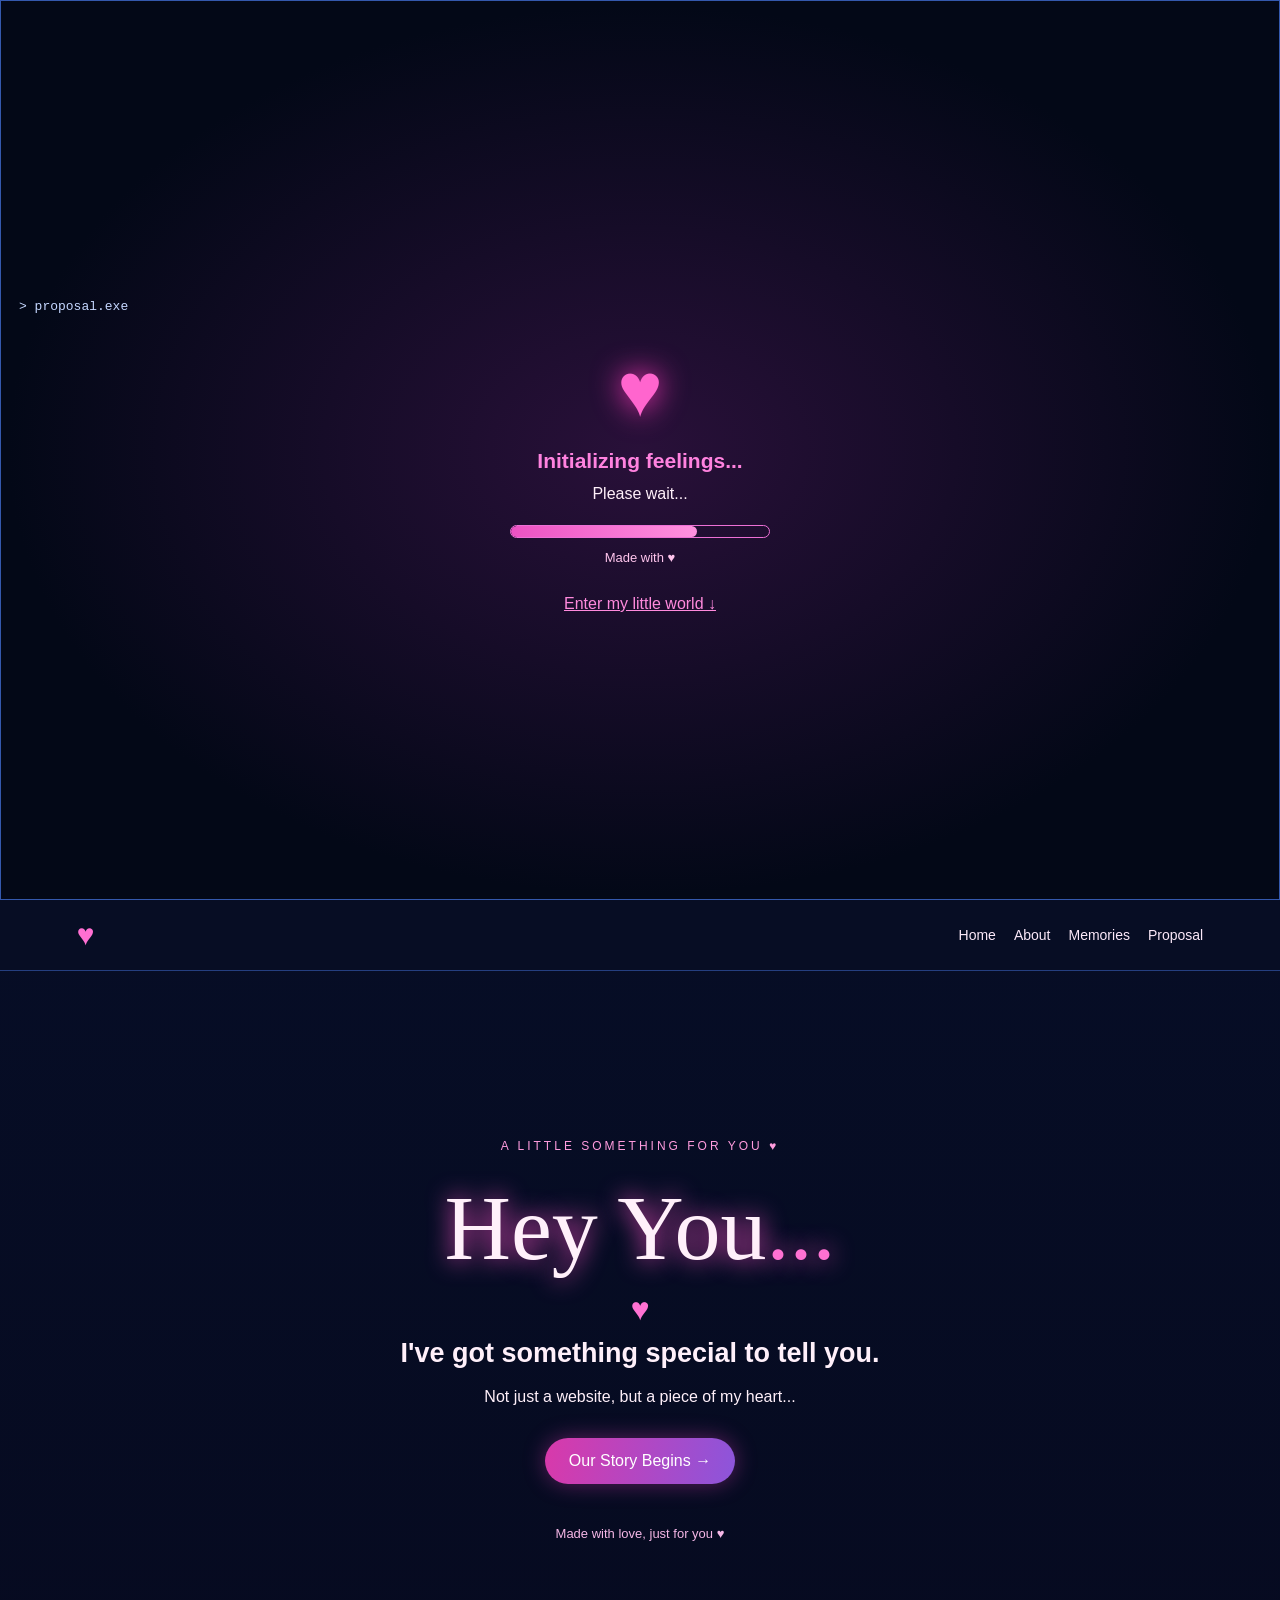
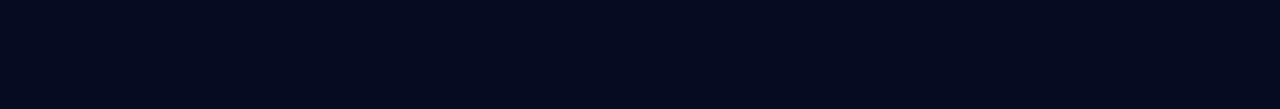
<file: nothing/index.html>
<!DOCTYPE html>
<html lang="en">
<head>
  <meta charset="UTF-8">
  <meta name="viewport" content="width=device-width, initial-scale=1.0">
  <title>A Little Surprise for You ❤️</title>
  <link rel="stylesheet" href="style.css">
</head>
<body>
  <section class="loading-screen">
    <p class="terminal">&gt; proposal.exe</p>
    <div class="loading-heart">♥</div>
    <h2>Initializing feelings...</h2>
    <p>Please wait...</p>
    <div class="progress"><span></span></div>
    <p class="percent">Made with ♥</p>
    <a class="continue" href="#home">Enter my little world ↓</a>
  </section>

  <header class="navbar">
    <a class="logo" href="#home">♥</a>
    <nav>
      <a href="#home">Home</a>
      <a href="about.html">About</a>
      <a href="memories.html">Memories</a>
      <a href="proposal.html">Proposal</a>
    </nav>
  </header>

  <main id="home" class="hero">
    <div class="hero-content">
      <p class="eyebrow">A LITTLE SOMETHING FOR YOU ♥</p>
      <h1>Hey You<span>...</span></h1>
      <div class="small-heart">♥</div>
      <h2>I've got something special to tell you.</h2>
      <p>Not just a website, but a piece of my heart...</p>
      
<a href="about.html" class="main-button">
  Our Story Begins →
</a>

      <p class="scroll-text">Made with love, just for you ♥</p>
    </div>
  </main>
</body>
</html>
</file>
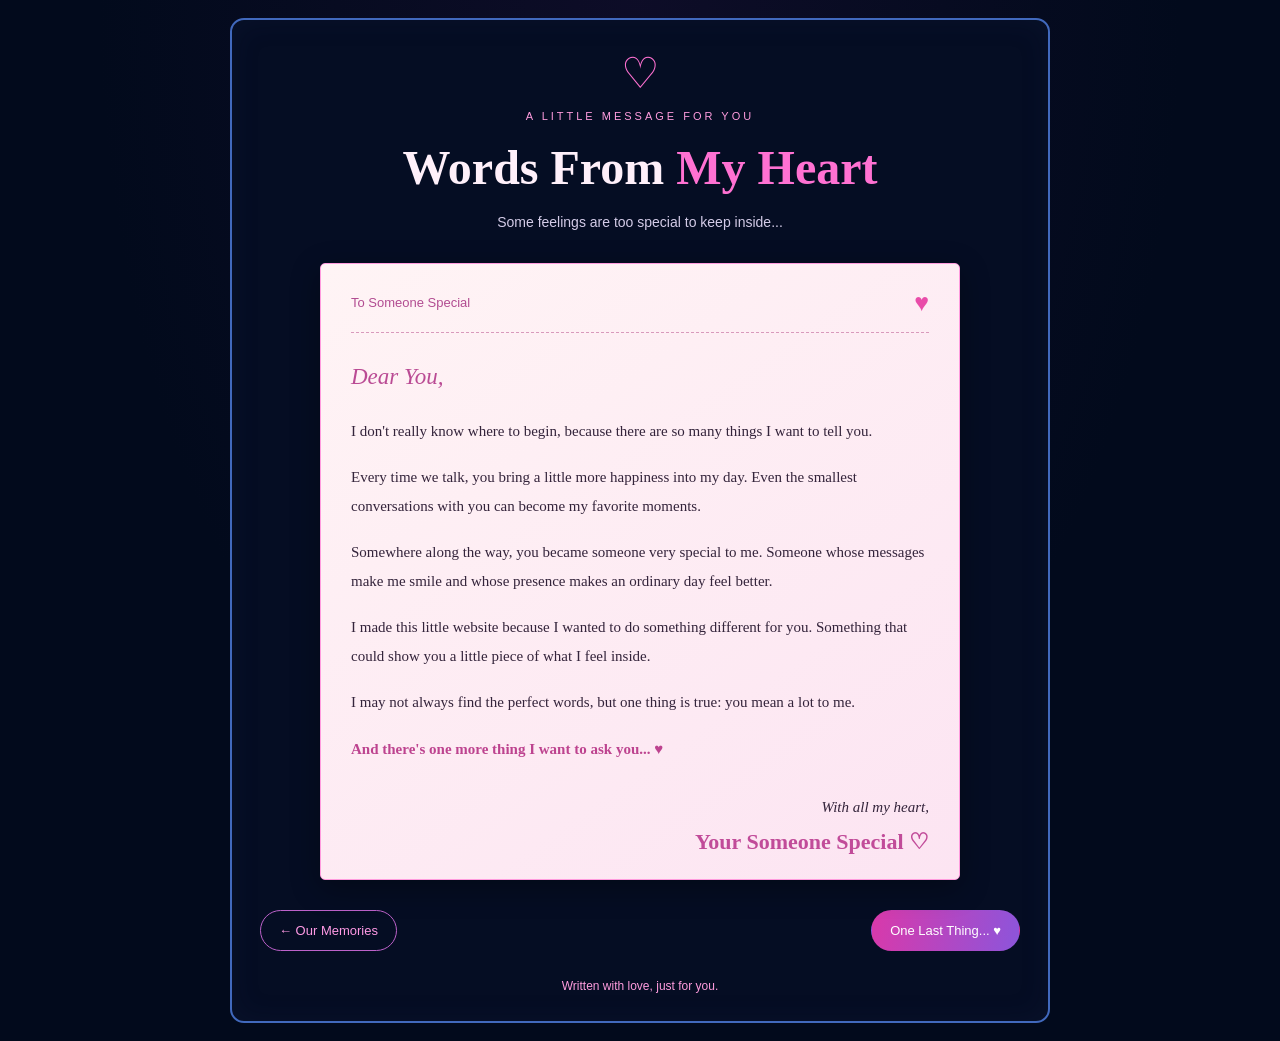
<file: nothing/letter.html>
<!DOCTYPE html>
<html lang="en">
<head>
    <meta charset="UTF-8">
    <meta name="viewport" content="width=device-width, initial-scale=1.0">
    <title>A Letter From My Heart ❤️</title>
    <link rel="stylesheet" href="style.css">
</head>

<body class="letter-body">

    <main class="letter-container">

        <header class="letter-heading">
            <span>♡</span>
            <p>A LITTLE MESSAGE FOR YOU</p>
            <h1>Words From <span>My Heart</span></h1>
            <p class="letter-subtitle">
                Some feelings are too special to keep inside...
            </p>
        </header>

        <section class="love-letter">

            <div class="letter-top">
                <span>To Someone Special</span>
                <span class="letter-heart">♥</span>
            </div>

            <div class="letter-content">

                <p class="dear">Dear You,</p>

                <p>
                    I don't really know where to begin,
                    because there are so many things I want
                    to tell you.
                </p>

                <p>
                    Every time we talk, you bring a little
                    more happiness into my day. Even the
                    smallest conversations with you can
                    become my favorite moments.
                </p>

                <p>
                    Somewhere along the way, you became
                    someone very special to me. Someone
                    whose messages make me smile and whose
                    presence makes an ordinary day feel better.
                </p>

                <p>
                    I made this little website because I
                    wanted to do something different for you.
                    Something that could show you a little
                    piece of what I feel inside.
                </p>

                <p>
                    I may not always find the perfect words,
                    but one thing is true: you mean a lot to me.
                </p>

                <p class="letter-question">
                    And there's one more thing
                    I want to ask you... ♥
                </p>

                <div class="letter-sign">
                    <p>With all my heart,</p>
                    <h2>Your Someone Special ♡</h2>
                </div>

            </div>

        </section>

        <div class="letter-navigation">
            <a href="memories.html" class="letter-button">
                ← Our Memories
            </a>

            <a href="proposal.html" class="letter-button letter-next">
                One Last Thing... ♥
            </a>
        </div>

        <p class="letter-footer">
            Written with love, just for you.
        </p>

    </main>

</body>
</html>
</file>
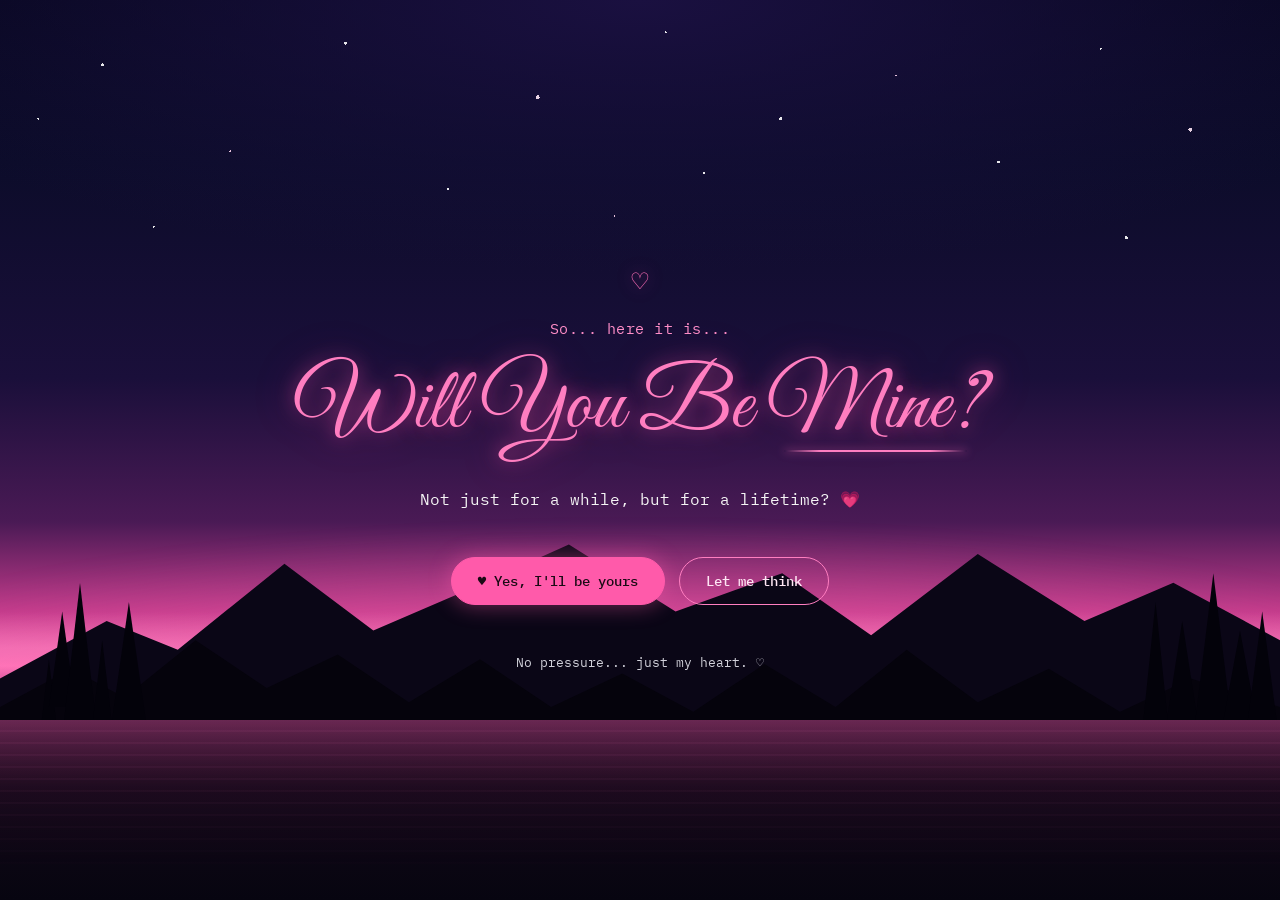
<file: nothing/proposal.html>
<!DOCTYPE html>
<html lang="en">
<head>
    <meta charset="UTF-8">
    <meta name="viewport" content="width=device-width, initial-scale=1.0">
    <title>One Question For You ❤️</title>
    <link rel="preconnect" href="https://fonts.googleapis.com">
    <link rel="preconnect" href="https://fonts.gstatic.com" crossorigin>
    <link href="https://fonts.googleapis.com/css2?family=Great+Vibes&family=IBM+Plex+Mono:wght@400;500&display=swap" rel="stylesheet">
    <link rel="stylesheet" href="style.css">
</head>
<body class="proposal-body">

    <div class="proposal-sky" aria-hidden="true">
        <div class="proposal-stars"></div>
        <div class="proposal-glow"></div>
        <div class="proposal-horizon"></div>
        <svg class="proposal-silhouette" viewBox="0 0 1440 320" preserveAspectRatio="none">
            <path fill="#0a0616" d="M0 220 L120 160 L200 190 L320 100 L420 170 L520 130 L640 80 L760 150 L880 110 L980 175 L1100 90 L1220 160 L1320 120 L1440 180 L1440 320 L0 320 Z"/>
            <path fill="#05030c" d="M0 250 L80 210 L140 240 L220 180 L300 230 L380 195 L460 245 L540 200 L620 250 L700 215 L780 255 L860 205 L940 250 L1020 190 L1100 245 L1180 210 L1260 255 L1340 220 L1440 250 L1440 320 L0 320 Z"/>
            <!-- left pines -->
            <polygon fill="#03020a" points="40,320 55,200 70,320"/>
            <polygon fill="#03020a" points="55,250 70,150 85,250"/>
            <polygon fill="#03020a" points="70,280 90,120 110,280"/>
            <polygon fill="#03020a" points="100,300 115,180 130,300"/>
            <polygon fill="#03020a" points="125,270 145,140 165,270"/>
            <!-- right pines -->
            <polygon fill="#03020a" points="1280,320 1300,140 1320,320"/>
            <polygon fill="#03020a" points="1310,280 1330,160 1350,280"/>
            <polygon fill="#03020a" points="1340,300 1365,110 1390,300"/>
            <polygon fill="#03020a" points="1375,270 1395,170 1415,270"/>
            <polygon fill="#03020a" points="1400,290 1420,150 1440,290"/>
        </svg>
        <div class="proposal-water"></div>
        <div class="proposal-reflection"></div>
    </div>

    <main class="proposal-container">

        <div class="proposal-heart">♡</div>

        <p class="proposal-small">So... here it is...</p>

        <h1 class="proposal-title">
            Will You Be <span>Mine?</span>
        </h1>

        <p class="proposal-question">
            Not just for a while, but for a lifetime? 💗
        </p>

        <div class="proposal-buttons">
            <a href="yes.html" class="proposal-btn yes-btn">
                ♥ Yes, I'll be yours
            </a>

            <a href="think.html" class="proposal-btn think-btn">
                Let me think
            </a>
        </div>

        <p class="proposal-footer">
            No pressure... just my heart. ♡
        </p>

    </main>

</body>
</html>
</file>
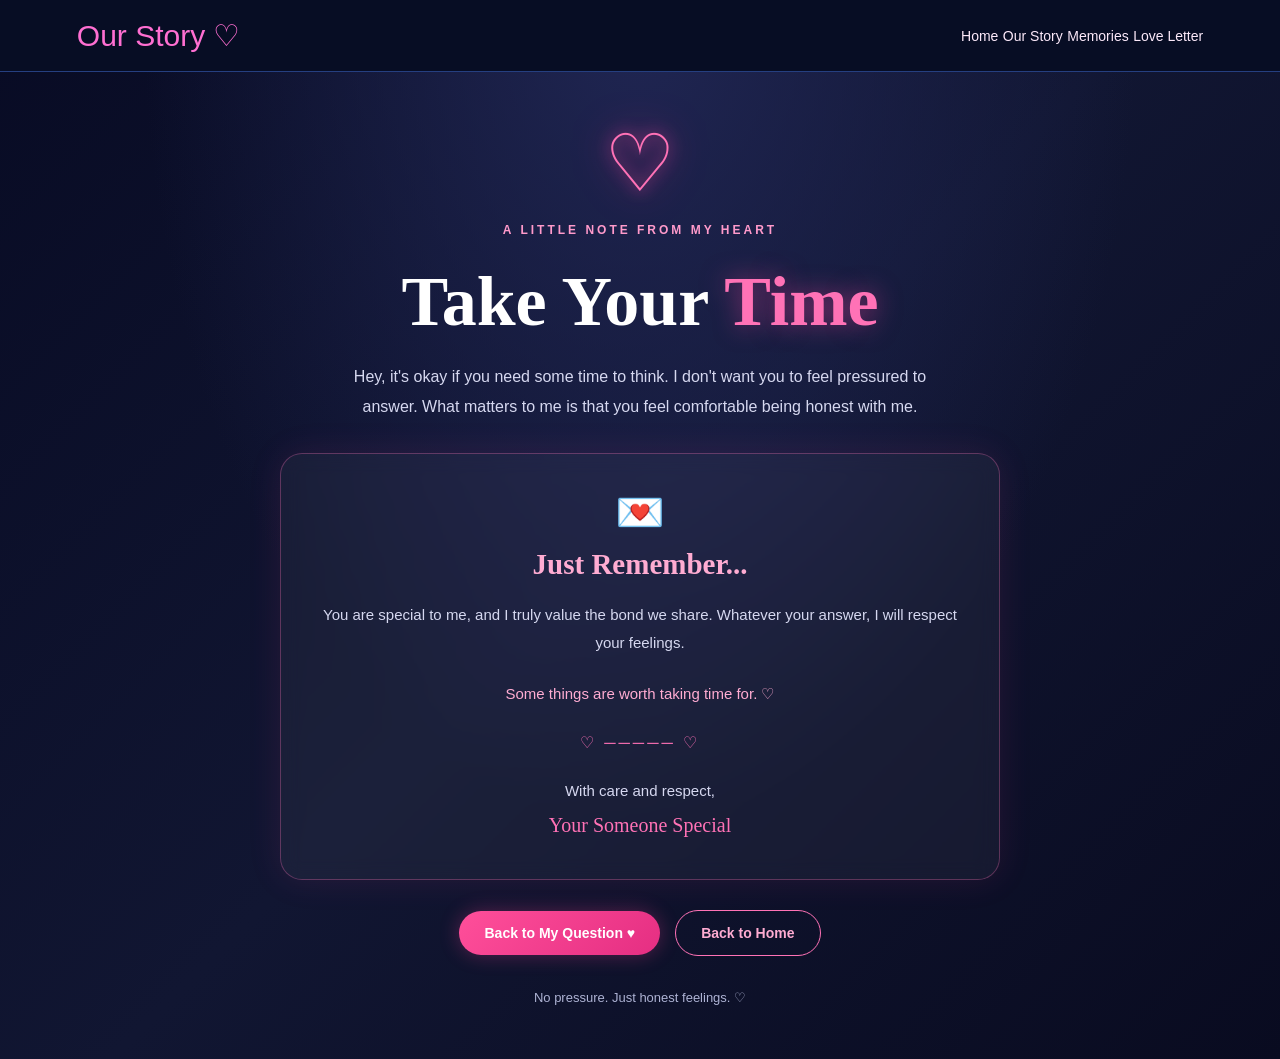
<file: nothing/think.html>
<!DOCTYPE html>
<html lang="en">
<head>
    <meta charset="UTF-8">
    <meta name="viewport" content="width=device-width, initial-scale=1.0">
    <title>Take Your Time ♡</title>
    <link rel="stylesheet" href="style.css">
</head>
<body class="think-body">

    <nav class="navbar">
        <a href="index.html" class="logo">Our Story ♡</a>

        <div class="nav-links">
            <a href="index.html">Home</a>
            <a href="about.html">Our Story</a>
            <a href="memories.html">Memories</a>
            <a href="letter.html">Love Letter</a>
        </div>
    </nav>

    <main class="think-container">

        <div class="think-heart">♡</div>

        <p class="think-small">A LITTLE NOTE FROM MY HEART</p>

        <h1 class="think-title">
            Take Your <span>Time</span>
        </h1>

        <p class="think-message">
            Hey, it's okay if you need some time to think.
            I don't want you to feel pressured to answer.
            What matters to me is that you feel comfortable
            being honest with me.
        </p>

        <div class="think-card">

            <div class="think-card-icon">💌</div>

            <h2>Just Remember...</h2>

            <p>
                You are special to me, and I truly value
                the bond we share. Whatever your answer,
                I will respect your feelings.
            </p>

            <p class="think-highlight">
                Some things are worth taking time for. ♡
            </p>

            <div class="think-divider">♡ ───── ♡</div>

            <p class="think-signature">
                With care and respect,<br>
                <span>Your Someone Special</span>
            </p>

        </div>

        <div class="think-buttons">

            <a href="proposal.html" class="think-main-btn">
                Back to My Question ♥
            </a>

            <a href="index.html" class="think-home-btn">
                Back to Home
            </a>

        </div>

        <p class="think-footer">
            No pressure. Just honest feelings. ♡
        </p>

    </main>

</body>
</html>
</file>
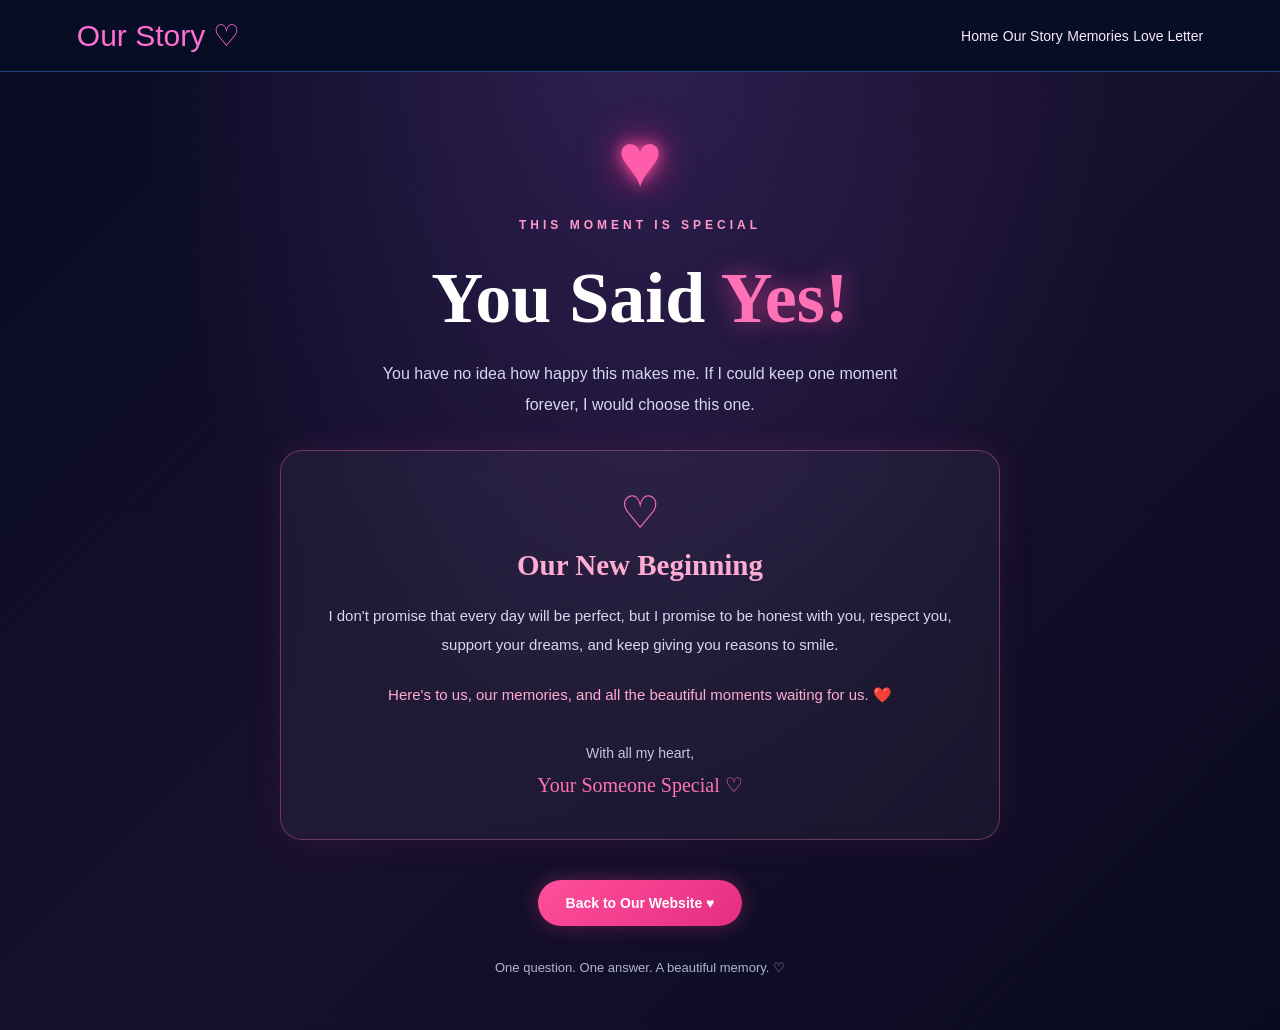
<file: nothing/yes.html>
<!DOCTYPE html>
<html lang="en">
<head>
    <meta charset="UTF-8">
    <meta name="viewport" content="width=device-width, initial-scale=1.0">
    <title>You Said Yes! ❤️</title>
    <link rel="stylesheet" href="style.css">
</head>
<body class="yes-body">

    <nav class="navbar">
        <a href="index.html" class="logo">Our Story ♡</a>

        <div class="nav-links">
            <a href="index.html">Home</a>
            <a href="about.html">Our Story</a>
            <a href="memories.html">Memories</a>
            <a href="letter.html">Love Letter</a>
        </div>
    </nav>

    <main class="yes-container">

        <div class="yes-heart">♥</div>

        <p class="yes-small">THIS MOMENT IS SPECIAL</p>

        <h1 class="yes-title">
            You Said <span>Yes!</span>
        </h1>

        <p class="yes-message">
            You have no idea how happy this makes me.
            If I could keep one moment forever,
            I would choose this one.
        </p>

        <div class="yes-card">
            <div class="yes-card-heart">♡</div>

            <h2>Our New Beginning</h2>

            <p>
                I don't promise that every day will be perfect,
                but I promise to be honest with you, respect you,
                support your dreams, and keep giving you reasons
                to smile.
            </p>

            <p class="yes-highlight">
                Here's to us, our memories, and all the beautiful
                moments waiting for us. ❤️
            </p>

            <div class="yes-signature">
                With all my heart,<br>
                <span>Your Someone Special ♡</span>
            </div>
        </div>

        <a href="index.html" class="yes-home-btn">
            Back to Our Website ♥
        </a>

        <p class="yes-footer">
            One question. One answer. A beautiful memory. ♡
        </p>

    </main>

</body>
</html>
</file>
<file: nothing/style.css>
* {
  margin: 0;
  padding: 0;
  box-sizing: border-box;
}

html { scroll-behavior: smooth; }

body {
  background: #030b20;
  color: #fff0fa;
  font-family: Arial, sans-serif;
}

.loading-screen {
  min-height: 100svh;
  padding: 24px 18px;
  display: flex;
  flex-direction: column;
  align-items: center;
  justify-content: center;
  text-align: center;
  background: radial-gradient(ellipse, #291039, #030817 70%);
  border: 1px solid #3458ad;
}

.terminal {
  align-self: flex-start;
  color: #c5d7ff;
  font-family: monospace;
}

.loading-heart {
  color: #ff65ce;
  font-size: 76px;
  margin: 32px 0 16px;
  text-shadow: 0 0 30px #ff37bb;
  animation: pulse 1s infinite alternate;
}

.loading-screen h2 { color: #ff82df; font-size: 21px; }
.loading-screen p { margin-top: 12px; }

.progress {
  width: min(260px, 85%);
  height: 13px;
  border: 1px solid #ed70d6;
  border-radius: 30px;
  margin-top: 22px;
  overflow: hidden;
}

.progress span {
  display: block;
  height: 100%;
  width: 72%;
  background: linear-gradient(90deg, #ec52c3, #ff91df);
  border-radius: inherit;
  animation: load 3s ease-in-out infinite alternate;
}

.percent { color: #ffc5ed; font-size: 13px; }
.continue { margin-top: 30px; color: #ff8add; }

.navbar {
  display: flex;
  align-items: center;
  justify-content: space-between;
  gap: 14px;
  padding: 18px 6%;
  background: #070d24;
  border-bottom: 1px solid #253f80;
}

.logo { color: #ff6fd2; font-size: 30px; text-decoration: none; }

nav {
  display: flex;
  flex-wrap: wrap;
  justify-content: center;
  gap: 18px;
}

nav a {
  color: #fce9fa;
  text-decoration: none;
  font-size: 14px;
}

nav a:hover { color: #ff71d4; }

.hero {
  min-height: 82svh;
  display: grid;
  place-items: center;
  text-align: center;
  padding: 55px 20px;
  background:
    linear-gradient(180deg, #080e28aa, #080a20aa),
    url('https://images.unsplash.com/photo-1470770841072-f978cf4d019e?auto=format&fit=crop&w=1600&q=85')
    center/cover;
}

.hero-content { max-width: 720px; }

.eyebrow {
  color: #ff9cde;
  letter-spacing: 3px;
  font-size: 12px;
}

.hero h1 {
  margin-top: 22px;
  font-family: cursive;
  font-size: clamp(54px, 10vw, 92px);
  font-weight: 400;
  text-shadow: 0 0 25px #ff53c8;
}

.hero h1 span, .small-heart { color: #ff71d2; }
.small-heart { font-size: 32px; margin: 10px 0; }
.hero h2 { font-size: clamp(18px, 4vw, 27px); }

.hero-content > p:not(.eyebrow):not(.scroll-text) {
  margin-top: 14px;
  line-height: 1.7;
}

.main-button {
  display: inline-block;
  margin-top: 28px;
  padding: 14px 24px;
  border-radius: 30px;
  color: white;
  background: linear-gradient(100deg, #d939aa, #8c55db);
  text-decoration: none;
  box-shadow: 0 0 22px #db3cb766;
}

.scroll-text { margin-top: 42px; color: #f5b7e6; font-size: 13px; }

@keyframes pulse {
  from { transform: scale(1); }
  to { transform: scale(1.15); }
}

@keyframes load {
  from { width: 25%; }
  to { width: 100%; }
}

@media (max-width: 600px) {
  .navbar { flex-direction: column; padding: 12px 10px; }
  nav { gap: 12px; }
  nav a { font-size: 12px; }
  .loading-screen { min-height: 100svh; }
  .hero { min-height: 78svh; padding: 45px 16px; }
  .eyebrow { letter-spacing: 1.5px; font-size: 10px; }
  .hero h2 { line-height: 1.5; }
}





/* OUR STORY - REFERENCE DESIGN */

.about-body {
    min-height: 100vh;
    background: #020a1c;
    color: #f7f0ff;
    font-family: Arial, sans-serif;
    padding: 16px;
}

.about-container {
    position: relative;
    width: 100%;
    max-width: 950px;
    margin: 0 auto;
    padding: 22px;
    border: 2px solid #4169bd;
    border-radius: 13px;
    background:
        radial-gradient(ellipse at top right, #17103955, transparent 55%),
        #030b20;
    box-shadow: inset 0 0 20px #1d32731a;
}

.about-heading {
    display: flex;
    align-items: center;
    gap: 16px;
    margin-bottom: 24px;
}

.heading-heart {
    color: #ff70d6;
    font-size: 43px;
    line-height: 1;
}

.about-heading h1 {
    color: #ff83dd;
    font-size: clamp(25px, 4vw, 36px);
    margin: 0;
}

.about-heading h1 span {
    color: #ed72d2;
}

.sparkle {
    margin-left: auto;
    color: #e6b9ff;
    font-size: 34px;
}

.about-layout {
    display: grid;
    grid-template-columns: minmax(0, 1.7fr) minmax(180px, 0.8fr);
    gap: 26px;
    align-items: center;
}

.story-timeline {
    position: relative;
    padding-left: 12px;
}

.story-timeline::before {
    content: "";
    position: absolute;
    top: 26px;
    bottom: 28px;
    left: 31px;
    width: 2px;
    background: linear-gradient(
        to bottom,
        #ff8ae3,
        #bc5bcf,
        #ff8ae3
    );
}

.timeline-item {
    position: relative;
    display: grid;
    grid-template-columns: 64px minmax(0, 1fr);
    gap: 14px;
    align-items: start;
    margin-bottom: 25px;
}

.timeline-item:last-child {
    margin-bottom: 0;
}

.timeline-icon {
    position: relative;
    z-index: 1;
    display: grid;
    place-items: center;
    width: 48px;
    height: 48px;
    border: 2px solid #ff80de;
    border-radius: 50%;
    background: #090e29;
    color: #ff83dd;
    font-size: 23px;
    box-shadow: 0 0 10px #ff55d633;
}

.timeline-text h2 {
    margin: 3px 0 5px;
    color: #fff5ff;
    font-size: clamp(15px, 2vw, 19px);
}

.timeline-text p {
    margin: 5px 0;
    color: #e0def1;
    font-size: clamp(11px, 1.5vw, 14px);
    line-height: 1.65;
    overflow-wrap: anywhere;
}

.story-date {
    display: block;
    color: #ff82db;
    font-size: 12px;
    margin-bottom: 5px;
}

.pink-heart {
    color: #ff70d6;
}

.story-photo-area {
    position: relative;
    width: 100%;
    max-width: 245px;
    justify-self: center;
    transform: rotate(-5deg);
}

.story-photo-card {
    padding: 10px;
    background: #fff0df;
    color: #28233a;
    border-radius: 4px;
    box-shadow: 0 8px 24px #0008;
}

.story-photo-card img {
    display: block;
    width: 100%;
    aspect-ratio: 4 / 5;
    object-fit: cover;
    border: 3px solid white;
    margin-bottom: 12px;
}

.story-photo-card p {
    font-family: cursive;
    font-size: clamp(13px, 1.7vw, 17px);
    line-height: 1.4;
    margin: 4px 3px;
}

.story-photo-card p span {
    color: #ec48a8;
    font-size: 22px;
}

.photo-sparkle,
.photo-heart {
    position: absolute;
    color: #ff8add;
    font-size: 30px;
}

.photo-sparkle {
    top: -30px;
    right: -14px;
}

.photo-heart {
    bottom: -28px;
    right: -15px;
}

.about-navigation {
    display: flex;
    justify-content: space-between;
    gap: 12px;
    margin-top: 30px;
}

.about-navigation a {
    display: inline-block;
    color: #ff9ae5;
    border: 1px solid #bd62ca;
    padding: 10px 17px;
    border-radius: 25px;
    text-decoration: none;
    font-size: 13px;
    transition: 0.3s;
}

.about-navigation a:hover {
    background: #e84bb933;
    box-shadow: 0 0 14px #ff60ce33;
}

/* MOBILE VIEW */

@media (max-width: 600px) {
    .about-body {
        padding: 9px;
    }

    .about-container {
        padding: 15px 11px;
        border-radius: 10px;
    }

    .about-heading {
        gap: 10px;
        margin-bottom: 22px;
    }

    .heading-heart {
        font-size: 33px;
    }

    .sparkle {
        font-size: 25px;
    }

    .about-layout {
        grid-template-columns: minmax(0, 1fr);
        gap: 28px;
    }

    .story-timeline {
        padding-left: 0;
    }

    .story-timeline::before {
        left: 22px;
    }

    .timeline-item {
        grid-template-columns: 46px minmax(0, 1fr);
        gap: 10px;
        margin-bottom: 24px;
    }

    .timeline-icon {
        width: 43px;
        height: 43px;
        font-size: 20px;
    }

    .timeline-text h2 {
        font-size: 16px;
    }

    .timeline-text p {
        font-size: 12px;
        line-height: 1.65;
    }

    .story-photo-area {
        width: 62%;
        max-width: 230px;
        margin: 10px auto 20px;
    }

    .story-photo-card {
        padding: 10px;
    }

    .story-photo-card p {
        font-size: 14px;
    }

    .about-navigation {
        margin-top: 22px;
    }

    .about-navigation a {
        padding: 10px 13px;
        font-size: 12px;
    }
}




/* PAGE 3 - MEMORIES GALLERY */

.memories-body {
    min-height: 100vh;
    padding: 16px;
    background: #020a1c;
    color: #fff0fa;
    font-family: Arial, sans-serif;
}

.memories-container {
    max-width: 1000px;
    margin: auto;
    padding: 24px;
    border: 2px solid #4169bd;
    border-radius: 12px;
    background:
        radial-gradient(ellipse at top right, #24113e55, transparent 60%),
        #030b20;
}

.memories-heading {
    display: flex;
    align-items: center;
    gap: 14px;
    margin-bottom: 28px;
}

.memories-heart {
    color: #ff71d2;
    font-size: 42px;
}

.memories-heading h1 {
    color: #fff0fa;
    font-size: clamp(23px, 4vw, 34px);
}

.memories-heading h1 span {
    color: #ff71d2;
}

.memories-heading p {
    color: #d5cbe8;
    font-size: 13px;
    margin-top: 8px;
}

.memories-sparkle {
    margin-left: auto;
    color: #e9b5ff;
    font-size: 32px;
}

.memory-grid {
    display: grid;
    grid-template-columns: repeat(3, minmax(0, 1fr));
    gap: 20px;
}

.memory-card {
    min-width: 0;
    padding: 10px;
    border: 1px solid #6c438f;
    border-radius: 12px;
    background: linear-gradient(145deg, #101a37, #0a1028);
    transition: 0.3s ease;
}

.memory-card:hover {
    transform: translateY(-5px);
    border-color: #ff71d2;
    box-shadow: 0 0 18px #ff71d222;
}

.memory-card img {
    display: block;
    width: 100%;
    aspect-ratio: 4 / 3;
    object-fit: cover;
    border-radius: 7px;
    border: 1px solid #43568c;
}

.memory-card h2 {
    margin-top: 12px;
    color: #ffb4e8;
    font-family: cursive;
    font-size: 17px;
    line-height: 1.4;
}

.memory-card p {
    margin-top: 7px;
    color: #d5cde6;
    font-size: 12px;
    line-height: 1.6;
}

.memories-footer {
    display: flex;
    justify-content: space-between;
    gap: 12px;
    margin-top: 30px;
}

.memories-footer a {
    padding: 11px 16px;
    border: 1px solid #bd62ca;
    border-radius: 25px;
    color: #ff9ae5;
    font-size: 13px;
    text-decoration: none;
    transition: 0.3s;
}

.memories-footer a:hover {
    background: #e84bb933;
    box-shadow: 0 0 14px #ff60ce33;
}

@media (max-width: 650px) {
    .memories-body {
        padding: 9px;
    }

    .memories-container {
        padding: 14px;
    }

    .memories-heading {
        gap: 9px;
    }

    .memories-heart {
        font-size: 32px;
    }

    .memories-heading p {
        font-size: 11px;
    }

    .memories-sparkle {
        font-size: 24px;
    }

    .memory-grid {
        grid-template-columns: repeat(2, minmax(0, 1fr));
        gap: 12px;
    }

    .memory-card {
        padding: 7px;
    }

    .memory-card h2 {
        font-size: 14px;
    }

    .memory-card p {
        font-size: 11px;
    }

    .memories-footer a {
        padding: 10px 11px;
        font-size: 12px;
    }
}

@media (max-width: 360px) {
    .memory-grid {
        grid-template-columns: 1fr;
    }
}




/* PAGE 4 - SECRET LOVE LETTER */

.letter-body {
    min-height: 100vh;
    padding: 18px;
    color: #fff0fa;
    font-family: Arial, sans-serif;
    background:
        radial-gradient(ellipse at top, #24113e55, transparent 60%),
        #020a1c;
}

.letter-container {
    max-width: 820px;
    margin: auto;
    padding: 28px;
    border: 2px solid #4169bd;
    border-radius: 14px;
    background: #050d23;
    box-shadow: inset 0 0 30px #293b711c;
}

.letter-heading {
    text-align: center;
    margin-bottom: 28px;
}

.letter-heading > span {
    color: #ff71d2;
    font-size: 43px;
}

.letter-heading > p:first-of-type {
    margin-top: 12px;
    color: #ff9cde;
    font-size: 11px;
    letter-spacing: 3px;
}

.letter-heading h1 {
    margin-top: 15px;
    font-family: cursive;
    font-size: clamp(30px, 6vw, 48px);
    line-height: 1.3;
}

.letter-heading h1 span {
    color: #ff71d2;
}

.letter-subtitle {
    margin-top: 12px;
    color: #d4cce8;
    font-size: 14px;
    line-height: 1.7;
}

.love-letter {
    max-width: 640px;
    margin: auto;
    padding: 24px 30px;
    color: #34243b;
    background: linear-gradient(145deg, #fff4f5, #fce4f2);
    border: 1px solid #ff9cde;
    border-radius: 5px;
    box-shadow: 0 8px 30px #0005;
    position: relative;
}

.letter-top {
    display: flex;
    align-items: center;
    justify-content: space-between;
    gap: 10px;
    padding-bottom: 15px;
    border-bottom: 1px dashed #d99abc;
    color: #b24c91;
    font-size: 13px;
}

.letter-heart {
    color: #e94ca9;
    font-size: 25px;
}

.letter-content {
    padding-top: 22px;
    font-family: Georgia, serif;
}

.letter-content p {
    margin-bottom: 18px;
    font-size: 15px;
    line-height: 1.9;
    overflow-wrap: anywhere;
}

.letter-content .dear {
    color: #ba4b94;
    font-size: 23px;
    font-style: italic;
}

.letter-question {
    color: #bd438f;
    font-weight: bold;
}

.letter-sign {
    margin-top: 30px;
    text-align: right;
}

.letter-sign p {
    margin-bottom: 7px;
    font-style: italic;
}

.letter-sign h2 {
    color: #c14b99;
    font-family: cursive;
    font-size: 22px;
}

.letter-navigation {
    display: flex;
    justify-content: space-between;
    flex-wrap: wrap;
    gap: 12px;
    margin-top: 30px;
}

.letter-button {
    display: inline-block;
    padding: 12px 18px;
    color: #ff9ae5;
    text-decoration: none;
    font-size: 13px;
    border: 1px solid #bd62ca;
    border-radius: 30px;
    transition: 0.3s;
}

.letter-button:hover {
    background: #e84bb933;
    box-shadow: 0 0 15px #ff60ce33;
}

.letter-next {
    color: white;
    background: linear-gradient(100deg, #d939aa, #8c55db);
    border-color: transparent;
}

.letter-footer {
    margin-top: 28px;
    text-align: center;
    color: #ff9cde;
    font-size: 12px;
}

@media (max-width: 600px) {
    .letter-body {
        padding: 9px;
    }

    .letter-container {
        padding: 17px 12px;
    }

    .letter-heading {
        margin-bottom: 22px;
    }

    .letter-heading > p:first-of-type {
        font-size: 9px;
        letter-spacing: 2px;
    }

    .letter-subtitle {
        font-size: 12px;
    }

    .love-letter {
        padding: 20px 16px;
    }

    .letter-content p {
        font-size: 14px;
        line-height: 1.85;
        margin-bottom: 16px;
    }

    .letter-sign h2 {
        font-size: 19px;
    }

    .letter-navigation {
        flex-direction: column;
    }

    .letter-button {
        text-align: center;
    }
}



/* ===== LOVE PROPOSAL PAGE ===== */

.proposal-body {
    position: relative;
    min-height: 100vh;
    margin: 0;
    color: #ffffff;
    background: #05051a;
    font-family: "IBM Plex Mono", monospace;
    overflow-x: hidden;
}

.proposal-sky {
    position: fixed;
    inset: 0;
    z-index: 0;
    pointer-events: none;
    background:
        radial-gradient(ellipse 120% 55% at 50% 0%, #1a1040 0%, transparent 55%),
        linear-gradient(
            180deg,
            #07071f 0%,
            #0c0c2a 18%,
            #1a0f3a 42%,
            #4a1a55 58%,
            #c23a8a 68%,
            #ff6eb4 74%,
            #9b2d78 78%,
            #1a0a28 86%,
            #050510 100%
        );
}

.proposal-stars {
    position: absolute;
    inset: 0 0 40%;
    background-image:
        radial-gradient(1.5px 1.5px at 8% 12%, #fff 99%, transparent),
        radial-gradient(1px 1px at 18% 28%, #ffd6f0 99%, transparent),
        radial-gradient(1.5px 1.5px at 27% 8%, #fff 99%, transparent),
        radial-gradient(1px 1px at 35% 35%, #fff 99%, transparent),
        radial-gradient(2px 2px at 42% 18%, #ffe8f7 99%, transparent),
        radial-gradient(1px 1px at 52% 6%, #fff 99%, transparent),
        radial-gradient(1.5px 1.5px at 61% 22%, #fff 99%, transparent),
        radial-gradient(1px 1px at 70% 14%, #ffd6f0 99%, transparent),
        radial-gradient(1.5px 1.5px at 78% 30%, #fff 99%, transparent),
        radial-gradient(1px 1px at 86% 9%, #fff 99%, transparent),
        radial-gradient(2px 2px at 93% 24%, #ffe8f7 99%, transparent),
        radial-gradient(1px 1px at 12% 42%, #fff 99%, transparent),
        radial-gradient(1px 1px at 48% 40%, #ffd6f0 99%, transparent),
        radial-gradient(1.5px 1.5px at 88% 44%, #fff 99%, transparent),
        radial-gradient(1px 1px at 3% 22%, #fff 99%, transparent),
        radial-gradient(1px 1px at 55% 32%, #fff 99%, transparent);
    opacity: 0.9;
}

.proposal-glow {
    position: absolute;
    left: 50%;
    top: 58%;
    width: 140%;
    height: 42%;
    transform: translateX(-50%);
    background:
        radial-gradient(ellipse at center, rgba(255, 110, 180, 0.55) 0%, transparent 70%);
    filter: blur(8px);
}

.proposal-horizon {
    position: absolute;
    left: 0;
    right: 0;
    top: 68%;
    height: 8%;
    background: linear-gradient(
        180deg,
        transparent,
        rgba(255, 140, 200, 0.35),
        transparent
    );
}

.proposal-silhouette {
    position: absolute;
    left: 0;
    right: 0;
    bottom: 14%;
    width: 100%;
    height: 34%;
    display: block;
}

.proposal-water {
    position: absolute;
    left: 0;
    right: 0;
    bottom: 0;
    height: 20%;
    background:
        linear-gradient(
            180deg,
            #2a0a28 0%,
            #120818 35%,
            #070510 100%
        );
}

.proposal-reflection {
    position: absolute;
    left: 0;
    right: 0;
    bottom: 0;
    height: 20%;
    background:
        repeating-linear-gradient(
            180deg,
            transparent 0 10px,
            rgba(255, 120, 190, 0.08) 10px 12px
        ),
        linear-gradient(
            180deg,
            rgba(255, 110, 180, 0.35) 0%,
            rgba(180, 50, 120, 0.15) 40%,
            transparent 100%
        );
    opacity: 0.85;
    -webkit-mask-image: linear-gradient(180deg, #000 0%, transparent 90%);
    mask-image: linear-gradient(180deg, #000 0%, transparent 90%);
}

.proposal-container {
    position: relative;
    z-index: 1;
    width: min(92%, 720px);
    min-height: 100vh;
    margin: 0 auto;
    padding: 12vh 0 8vh;
    display: flex;
    flex-direction: column;
    align-items: center;
    justify-content: center;
    text-align: center;
}

.proposal-heart {
    color: #ff6eb8;
    font-size: 28px;
    margin-bottom: 18px;
    text-shadow: 0 0 16px rgba(255, 80, 170, 0.7);
    animation: proposalPulse 2.2s ease-in-out infinite;
}

@keyframes proposalPulse {
    0%, 100% { transform: scale(1); opacity: 0.9; }
    50% { transform: scale(1.12); opacity: 1; }
}

.proposal-small {
    color: #ff8ec8;
    font-size: 15px;
    font-weight: 400;
    letter-spacing: 0.5px;
    line-height: 1.6;
    margin-bottom: 18px;
}

.proposal-title {
    color: #ff7ec0;
    font-size: clamp(52px, 11vw, 86px);
    line-height: 1.15;
    margin: 0 0 10px;
    font-family: "Great Vibes", cursive;
    font-weight: 400;
    text-shadow:
        0 0 18px rgba(255, 90, 170, 0.55),
        0 0 40px rgba(255, 60, 150, 0.35);
}

.proposal-title span {
    position: relative;
    display: inline-block;
    color: #ff7ec0;
}

.proposal-title span::after {
    content: "";
    position: absolute;
    left: 8%;
    right: 8%;
    bottom: 6px;
    height: 2px;
    border-radius: 2px;
    background: linear-gradient(90deg, transparent, #ff7ec0 20%, #ff7ec0 80%, transparent);
    box-shadow: 0 0 8px rgba(255, 100, 180, 0.6);
}

.proposal-question {
    color: #f5f5f5;
    font-size: clamp(13px, 2.4vw, 16px);
    line-height: 1.7;
    margin: 18px 0 36px;
}

.proposal-buttons {
    display: flex;
    justify-content: center;
    align-items: center;
    flex-wrap: wrap;
    gap: 14px;
    margin: 8px 0 28px;
}

.proposal-btn {
    display: inline-block;
    padding: 14px 26px;
    border-radius: 999px;
    text-decoration: none;
    font-family: "IBM Plex Mono", monospace;
    font-size: 14px;
    font-weight: 500;
    transition: 0.25s ease;
}

.yes-btn {
    color: #1a0a14;
    background: #ff5aaa;
    box-shadow: 0 0 22px rgba(255, 90, 170, 0.45);
    border: 1px solid #ff5aaa;
}

.yes-btn:hover {
    transform: translateY(-3px);
    background: #ff74b8;
    box-shadow: 0 0 30px rgba(255, 90, 170, 0.7);
}

.think-btn {
    color: #ffe6f4;
    background: transparent;
    border: 1.5px solid #ff7ec0;
}

.think-btn:hover {
    color: #ffffff;
    background: rgba(255, 90, 170, 0.12);
    transform: translateY(-3px);
}

.proposal-footer {
    margin-top: 18px;
    color: #e8e8f0;
    font-size: 13px;
    line-height: 1.8;
    opacity: 0.9;
}

/* Mobile Responsive */

@media (max-width: 600px) {
    .proposal-container {
        width: 90%;
        padding: 10vh 0 6vh;
    }

    .proposal-heart {
        font-size: 24px;
    }

    .proposal-small {
        font-size: 13px;
    }

    .proposal-title span::after {
        bottom: 4px;
    }

    .proposal-question {
        font-size: 13px;
        margin-bottom: 28px;
    }

    .proposal-buttons {
        flex-direction: column;
        gap: 12px;
        width: 100%;
    }

    .proposal-btn {
        width: min(260px, 90%);
        text-align: center;
        padding: 13px 20px;
        font-size: 13px;
    }

    .proposal-silhouette {
        height: 28%;
        bottom: 16%;
    }
}




/* ===== YES PAGE ===== */

.yes-body {
    min-height: 100vh;
    margin: 0;
    color: #ffffff;
    background:
        radial-gradient(ellipse at top, #302052 0%, transparent 55%),
        linear-gradient(135deg, #080b24, #17102d, #090b20);
    font-family: Arial, sans-serif;
    overflow-x: hidden;
}

.yes-container {
    width: min(90%, 720px);
    margin: 0 auto;
    padding: 45px 0 50px;
    text-align: center;
}

.yes-heart {
    color: #ff5caa;
    font-size: 75px;
    margin-bottom: 12px;
    text-shadow: 0 0 15px #ff4fa3, 0 0 40px #ff278f;
    animation: yesPulse 1.8s ease-in-out infinite;
}

@keyframes yesPulse {
    0%, 100% {
        transform: scale(1);
    }

    50% {
        transform: scale(1.12);
    }
}

.yes-small {
    color: #ff9acb;
    font-size: 12px;
    font-weight: bold;
    letter-spacing: 4px;
    line-height: 1.8;
}

.yes-title {
    margin: 20px 0;
    font-family: Georgia, serif;
    font-size: clamp(42px, 8vw, 72px);
    line-height: 1.15;
}

.yes-title span {
    color: #ff72b6;
    text-shadow: 0 0 25px rgba(255, 70, 160, 0.6);
}

.yes-message {
    max-width: 570px;
    margin: 0 auto 30px;
    color: #d6d8f0;
    font-size: 16px;
    line-height: 1.9;
}

.yes-card {
    padding: 35px 30px;
    margin: 25px auto;
    border: 1px solid rgba(255, 114, 182, 0.35);
    border-radius: 22px;
    background: rgba(255, 255, 255, 0.045);
    box-shadow: 0 0 35px rgba(255, 70, 160, 0.1);
    backdrop-filter: blur(10px);
}

.yes-card-heart {
    color: #ff72b6;
    font-size: 45px;
    margin-bottom: 10px;
}

.yes-card h2 {
    color: #ffacd2;
    font-family: Georgia, serif;
    font-size: 29px;
    margin: 10px 0 20px;
}

.yes-card p {
    color: #d6d8f0;
    font-size: 15px;
    line-height: 1.9;
}

.yes-card .yes-highlight {
    color: #ffacd2;
    margin-top: 22px;
}

.yes-signature {
    margin-top: 30px;
    color: #c4c7e3;
    font-size: 14px;
    line-height: 1.9;
}

.yes-signature span {
    color: #ff72b6;
    font-family: Georgia, serif;
    font-size: 20px;
}

.yes-home-btn {
    display: inline-block;
    margin-top: 15px;
    padding: 15px 28px;
    color: #ffffff;
    background: linear-gradient(135deg, #ff4f9a, #e52e82);
    border-radius: 35px;
    text-decoration: none;
    font-size: 14px;
    font-weight: bold;
    box-shadow: 0 0 20px rgba(255, 65, 150, 0.3);
    transition: 0.3s ease;
}

.yes-home-btn:hover {
    transform: translateY(-4px);
    box-shadow: 0 0 30px rgba(255, 65, 150, 0.6);
}

.yes-footer {
    margin-top: 30px;
    color: #aeb3d4;
    font-size: 13px;
    line-height: 1.8;
}

/* Mobile Responsive */

@media (max-width: 600px) {
    .yes-container {
        width: 88%;
        padding-top: 35px;
    }

    .yes-heart {
        font-size: 60px;
    }

    .yes-small {
        font-size: 10px;
        letter-spacing: 2px;
    }

    .yes-message {
        font-size: 14px;
    }

    .yes-card {
        padding: 28px 20px;
    }

    .yes-card h2 {
        font-size: 25px;
    }

    .yes-card p {
        font-size: 14px;
    }
}




/* ===== THINK PAGE ===== */

.think-body {
    min-height: 100vh;
    margin: 0;
    color: #ffffff;
    background:
        radial-gradient(ellipse at top, #202653 0%, transparent 55%),
        linear-gradient(135deg, #080b24, #111632, #090b20);
    font-family: Arial, sans-serif;
    overflow-x: hidden;
}

.think-container {
    width: min(90%, 720px);
    margin: 0 auto;
    padding: 45px 0 50px;
    text-align: center;
}

.think-heart {
    color: #ff72b6;
    font-size: 80px;
    margin-bottom: 10px;
    text-shadow: 0 0 15px #ff4fa3, 0 0 40px #ff278f;
    animation: thinkPulse 2s ease-in-out infinite;
}

@keyframes thinkPulse {
    0%, 100% {
        transform: scale(1);
    }

    50% {
        transform: scale(1.12);
    }
}

.think-small {
    color: #ff9acb;
    font-size: 12px;
    font-weight: bold;
    letter-spacing: 3px;
    line-height: 1.8;
}

.think-title {
    margin: 20px 0;
    font-family: Georgia, serif;
    font-size: clamp(42px, 8vw, 70px);
    line-height: 1.15;
}

.think-title span {
    color: #ff72b6;
    text-shadow: 0 0 25px rgba(255, 70, 160, 0.5);
}

.think-message {
    max-width: 580px;
    margin: 0 auto 30px;
    color: #d6d8f0;
    font-size: 16px;
    line-height: 1.9;
}

.think-card {
    padding: 35px 30px;
    margin: 25px auto;
    border: 1px solid rgba(255, 114, 182, 0.3);
    border-radius: 22px;
    background: rgba(255, 255, 255, 0.045);
    box-shadow: 0 0 35px rgba(255, 70, 160, 0.1);
    backdrop-filter: blur(10px);
}

.think-card-icon {
    font-size: 40px;
    margin-bottom: 12px;
}

.think-card h2 {
    color: #ffacd2;
    font-family: Georgia, serif;
    font-size: 29px;
    margin: 10px 0 20px;
}

.think-card p {
    color: #d6d8f0;
    font-size: 15px;
    line-height: 1.9;
}

.think-card .think-highlight {
    color: #ffacd2;
    margin-top: 22px;
}

.think-divider {
    color: #ff72b6;
    margin: 25px 0;
    letter-spacing: 3px;
}

.think-signature {
    color: #c4c7e3;
}

.think-signature span {
    color: #ff72b6;
    font-family: Georgia, serif;
    font-size: 20px;
}

.think-buttons {
    display: flex;
    justify-content: center;
    align-items: center;
    flex-wrap: wrap;
    gap: 15px;
    margin-top: 30px;
}

.think-main-btn,
.think-home-btn {
    display: inline-block;
    padding: 14px 25px;
    border-radius: 35px;
    text-decoration: none;
    font-size: 14px;
    font-weight: bold;
    transition: 0.3s ease;
}

.think-main-btn {
    color: #ffffff;
    background: linear-gradient(135deg, #ff4f9a, #e52e82);
    box-shadow: 0 0 20px rgba(255, 65, 150, 0.3);
}

.think-home-btn {
    color: #ffacd2;
    background: transparent;
    border: 1px solid #ff72b6;
}

.think-main-btn:hover,
.think-home-btn:hover {
    transform: translateY(-4px);
}

.think-footer {
    margin-top: 30px;
    color: #aeb3d4;
    font-size: 13px;
    line-height: 1.8;
}

/* Mobile Responsive */

@media (max-width: 600px) {
    .think-container {
        width: 88%;
        padding-top: 35px;
    }

    .think-heart {
        font-size: 65px;
    }

    .think-small {
        font-size: 10px;
        letter-spacing: 2px;
    }

    .think-message {
        font-size: 14px;
    }

    .think-card {
        padding: 28px 20px;
    }

    .think-card h2 {
        font-size: 25px;
    }

    .think-card p {
        font-size: 14px;
    }

    .think-buttons {
        flex-direction: column;
    }

    .think-main-btn,
    .think-home-btn {
        width: min(230px, 80%);
        text-align: center;
    }
}
</file>
